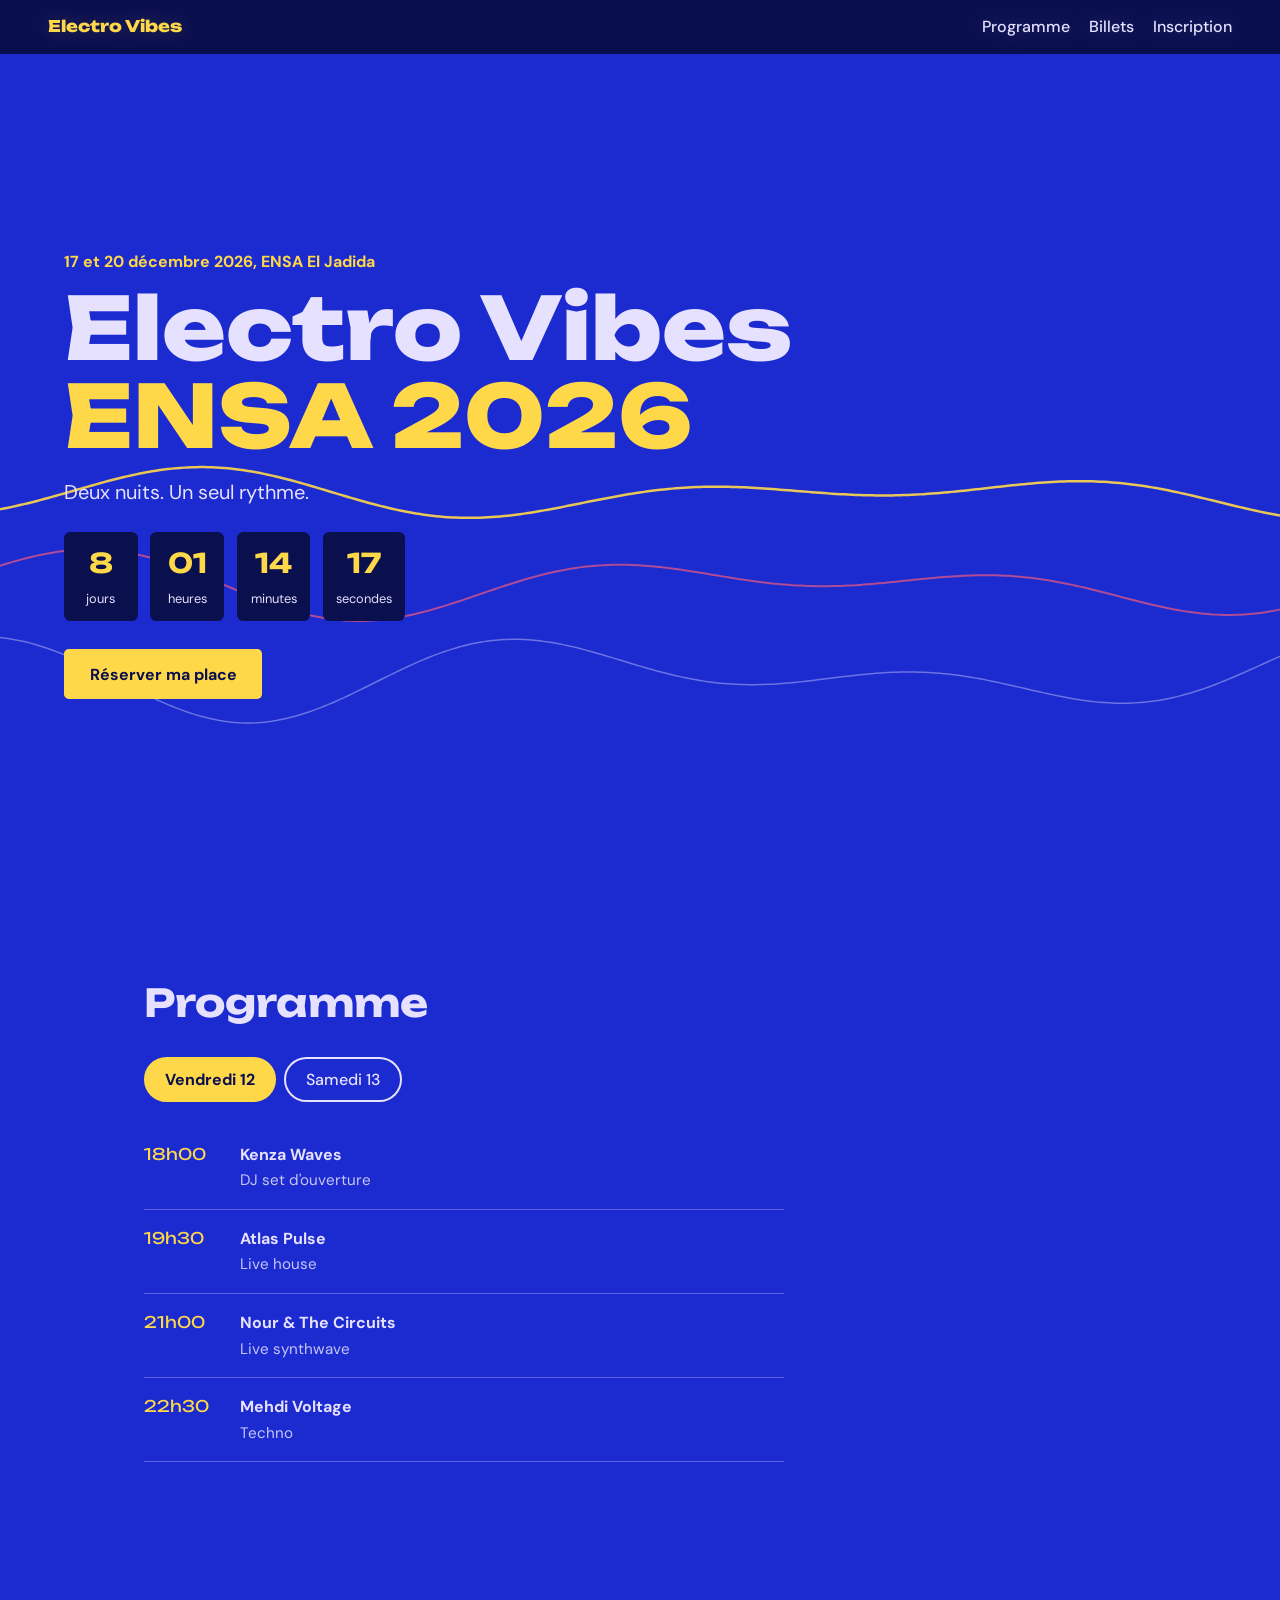
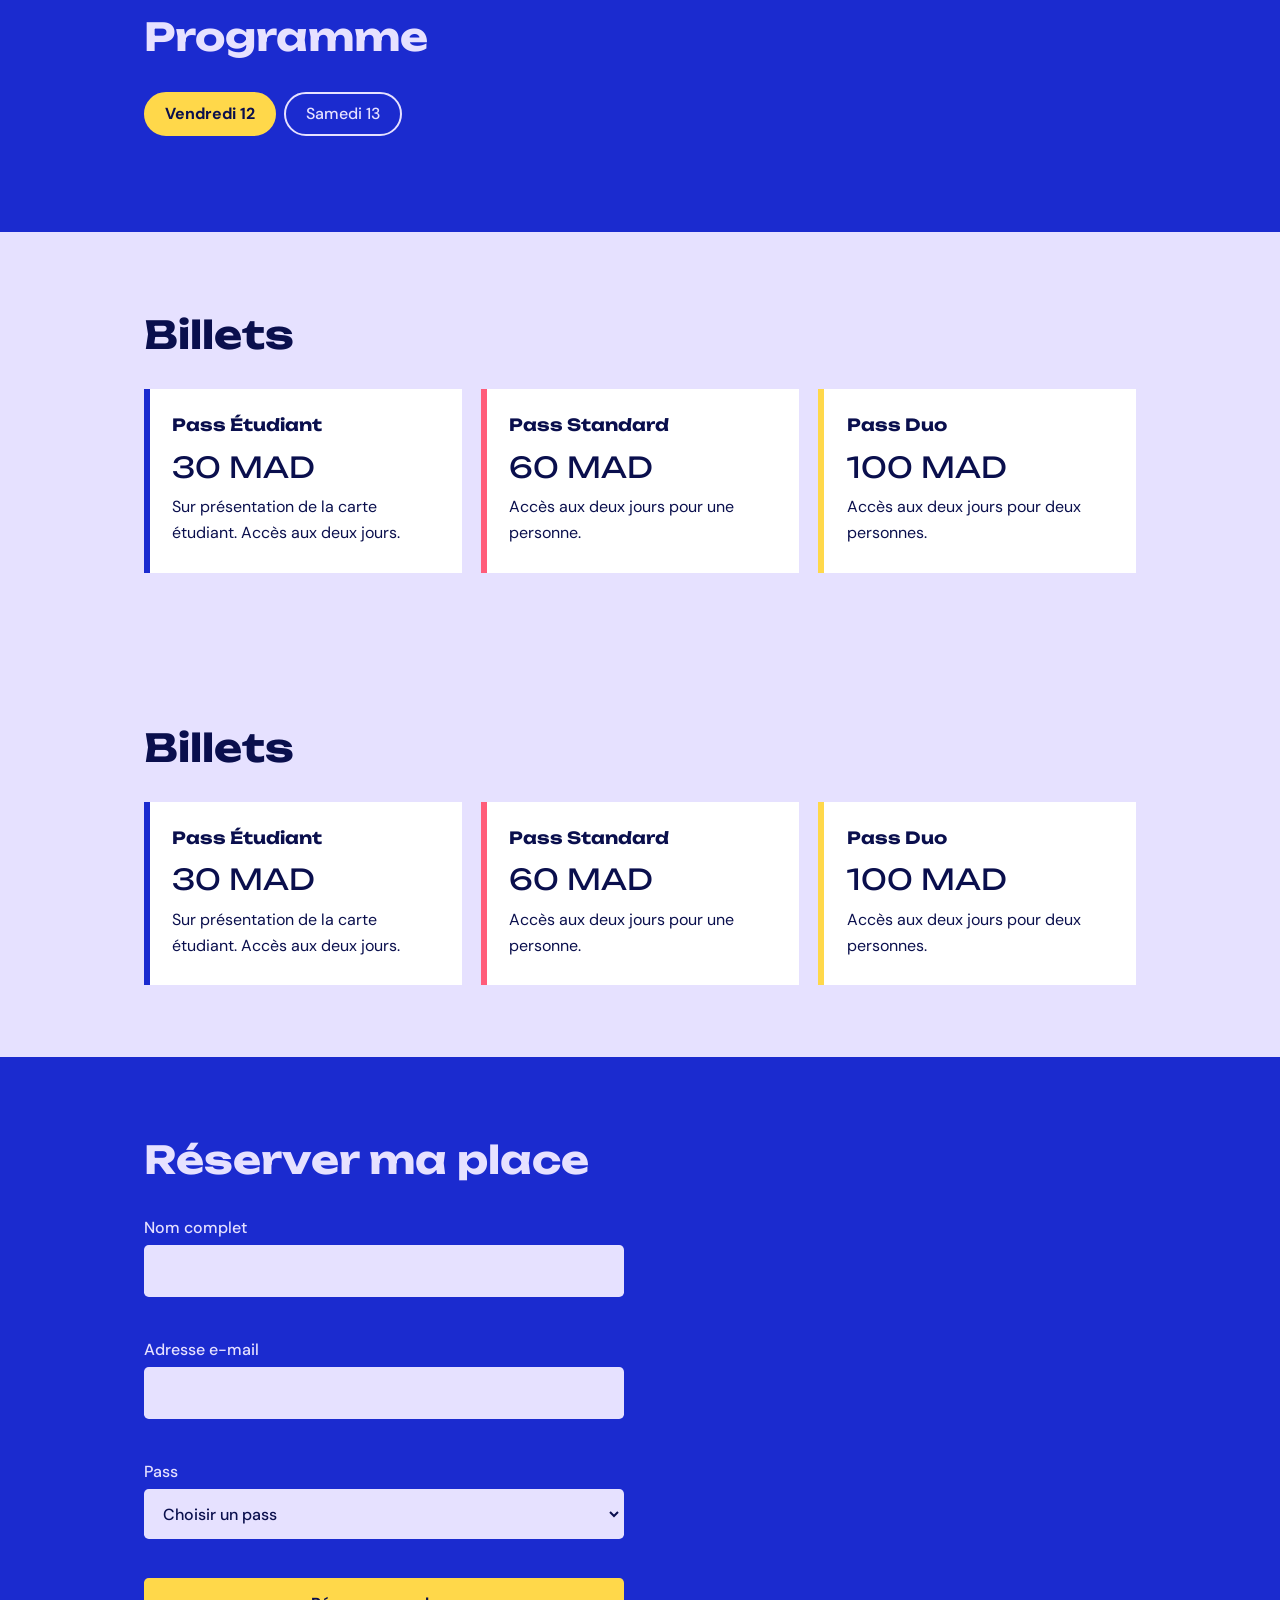
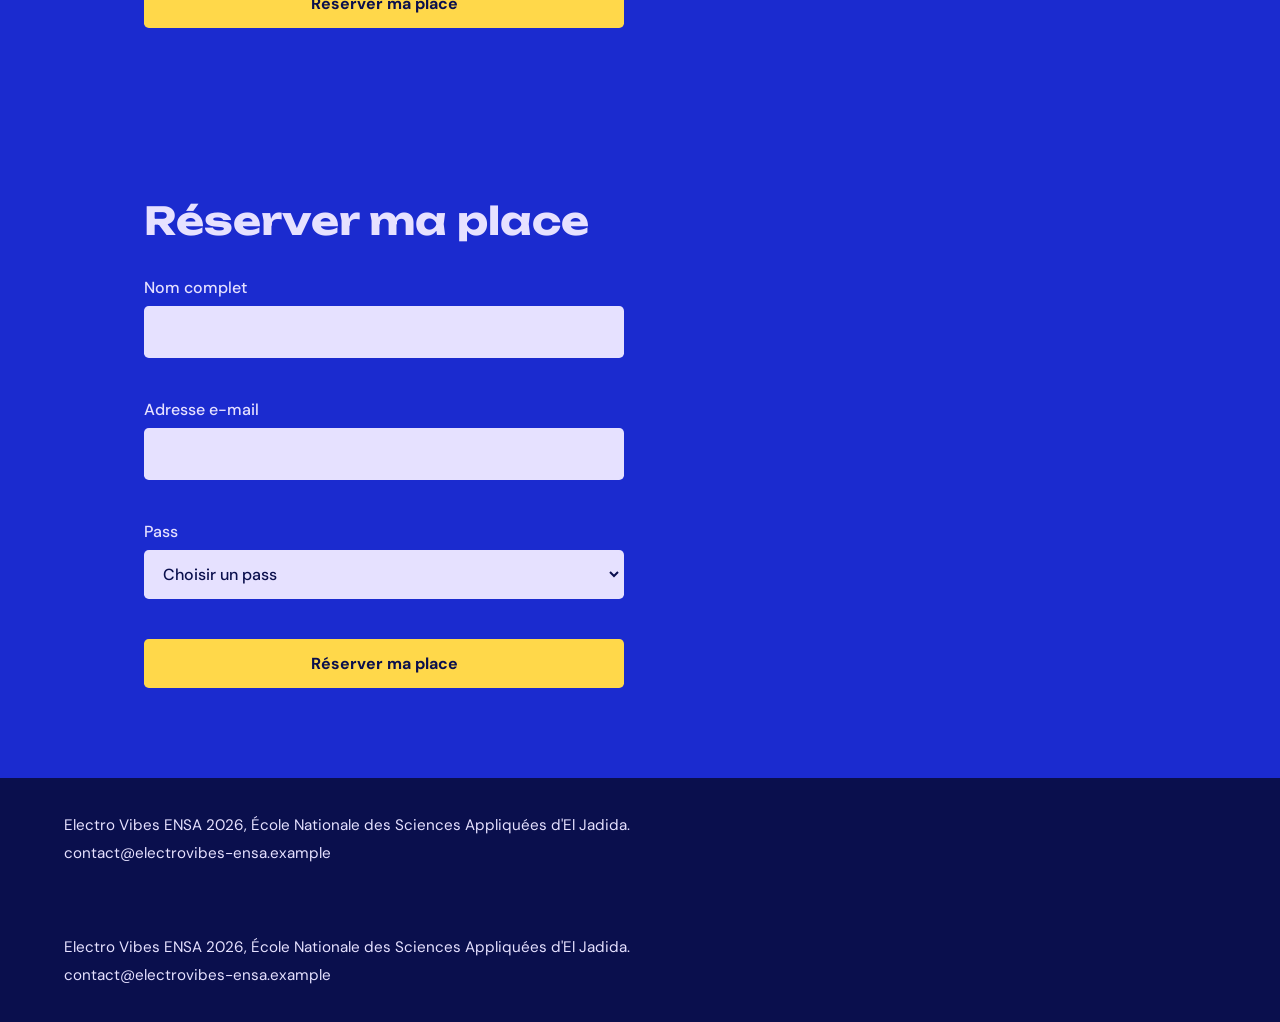
<file: index.html>
<!DOCTYPE html>
<html lang="fr">
<head>
<meta charset="UTF-8">
<meta name="viewport" content="width=device-width, initial-scale=1">
<title>Electro Vibes ENSA 2026</title>
<meta name="description" content="Festival de musique électronique à l'ENSA El Jadida, 12 et 13 décembre 2026.">
<link rel="preconnect" href="https://fonts.googleapis.com">
<link href="https://fonts.googleapis.com/css2?family=DM+Sans:wght@400;500;700&family=Unbounded:wght@600;800&display=swap" rel="stylesheet">
<link rel="stylesheet" href="style.css">
<meta charset="UTF-8">
<meta name="viewport" content="width=device-width, initial-scale=1">
<title>Electro Vibes ENSA 2026</title>
<meta name="description" content="Festival de musique électronique à l'ENSA El Jadida, 12 et 13 décembre 2026.">
<link rel="preconnect" href="https://fonts.googleapis.com">
<link href="https://fonts.googleapis.com/css2?family=DM+Sans:wght@400;500;700&family=Unbounded:wght@600;800&display=swap" rel="stylesheet">
<link rel="stylesheet" href="style.css">
</head>
<body>
<header class="top">
  <a class="logo" href="#accueil">Electro Vibes</a>
  <nav aria-label="Navigation principale">
    <a href="#programme">Programme</a>
    <a href="#billets">Billets</a>
    <a href="#inscription">Inscription</a>
  </nav>
</header>
<header class="top">
  <a class="logo" href="#accueil">Electro Vibes</a>
  <nav aria-label="Navigation principale">
    <a href="#programme">Programme</a>
    <a href="#billets">Billets</a>
    <a href="#inscription">Inscription</a>
  </nav>
</header>

<main>
<section class="hero" id="accueil">
  <canvas id="wave" aria-hidden="true"></canvas>
  <div class="hero-text">
    <p class="when">17 et 20 décembre 2026, ENSA El Jadida</p>
    <h1>Electro Vibes <span>ENSA 2026</span></h1>
    <p class="tag">Deux nuits. Un seul rythme.</p>
    <div class="countdown" id="countdown" role="timer" aria-live="off">
      <div><b id="d">--</b><small>jours</small></div>
      <div><b id="h">--</b><small>heures</small></div>
      <div><b id="m">--</b><small>minutes</small></div>
      <div><b id="s">--</b><small>secondes</small></div>
    </div>
    <a class="btn" href="#inscription">Réserver ma place</a>
  </div>
</section>

<section id="programme" class="block">
  <h2>Programme</h2>
  <div class="tabs" role="tablist" aria-label="Choisir un jour">
    <button role="tab" aria-selected="true" data-day="ven">Vendredi 12</button>
    <button role="tab" aria-selected="false" data-day="sam">Samedi 13</button>
  </div>
  <ol class="lineup" id="lineup"></ol>
</section>
<section id="programme" class="block">
  <h2>Programme</h2>
  <div class="tabs" role="tablist" aria-label="Choisir un jour">
    <button role="tab" aria-selected="true" data-day="ven">Vendredi 12</button>
    <button role="tab" aria-selected="false" data-day="sam">Samedi 13</button>
  </div>
  <ol class="lineup" id="lineup"></ol>
</section>

<section id="billets" class="block light">
  <h2>Billets</h2>
  <div class="passes">
    <article><h3>Pass Étudiant</h3><p class="price">30 MAD</p><p>Sur présentation de la carte étudiant. Accès aux deux jours.</p></article>
    <article><h3>Pass Standard</h3><p class="price">60 MAD</p><p>Accès aux deux jours pour une personne.</p></article>
    <article><h3>Pass Duo</h3><p class="price">100 MAD</p><p>Accès aux deux jours pour deux personnes.</p></article>
  </div>
</section>
<section id="billets" class="block light">
  <h2>Billets</h2>
  <div class="passes">
    <article><h3>Pass Étudiant</h3><p class="price">30 MAD</p><p>Sur présentation de la carte étudiant. Accès aux deux jours.</p></article>
    <article><h3>Pass Standard</h3><p class="price">60 MAD</p><p>Accès aux deux jours pour une personne.</p></article>
    <article><h3>Pass Duo</h3><p class="price">100 MAD</p><p>Accès aux deux jours pour deux personnes.</p></article>
  </div>
</section>

<section id="inscription" class="block">
  <h2>Réserver ma place</h2>
  <form id="form" novalidate>
    <label>Nom complet
      <input type="text" name="nom" autocomplete="name" required>
      <span class="err" data-for="nom"></span>
    </label>
    <label>Adresse e-mail
      <input type="email" name="email" autocomplete="email" required>
      <span class="err" data-for="email"></span>
    </label>
    <label>Pass
      <select name="pass" required>
        <option value="">Choisir un pass</option>
        <option>Pass Étudiant, 30 MAD</option>
        <option>Pass Standard, 60 MAD</option>
        <option>Pass Duo, 100 MAD</option>
      </select>
      <span class="err" data-for="pass"></span>
    </label>
    <button class="btn" type="submit">Réserver ma place</button>
    <p id="result" role="status" aria-live="polite"></p>
  </form>
</section>
</main>
<section id="inscription" class="block">
  <h2>Réserver ma place</h2>
  <form id="form" novalidate>
    <label>Nom complet
      <input type="text" name="nom" autocomplete="name" required>
      <span class="err" data-for="nom"></span>
    </label>
    <label>Adresse e-mail
      <input type="email" name="email" autocomplete="email" required>
      <span class="err" data-for="email"></span>
    </label>
    <label>Pass
      <select name="pass" required>
        <option value="">Choisir un pass</option>
        <option>Pass Étudiant, 30 MAD</option>
        <option>Pass Standard, 60 MAD</option>
        <option>Pass Duo, 100 MAD</option>
      </select>
      <span class="err" data-for="pass"></span>
    </label>
    <button class="btn" type="submit">Réserver ma place</button>
    <p id="result" role="status" aria-live="polite"></p>
  </form>
</section>
</main>

<footer>
  <p>Electro Vibes ENSA 2026, École Nationale des Sciences Appliquées d'El Jadida.</p>
  <p>contact@electrovibes-ensa.example</p>
</footer>
<script src="script.js"></script>
<footer>
  <p>Electro Vibes ENSA 2026, École Nationale des Sciences Appliquées d'El Jadida.</p>
  <p>contact@electrovibes-ensa.example</p>
</footer>
<script src="script.js"></script>
</body>
</html>
</file>
<file: style.css>
:root{
  --cobalt:#1B2BCF; --nuit:#0A0F4D; --lilas:#E6E1FF;
  --soleil:#FFD84A; --corail:#FF5C7A;
  --titre:"Unbounded","Arial Black",system-ui,sans-serif;
  --texte:"DM Sans",system-ui,-apple-system,"Segoe UI",sans-serif;
}
*{box-sizing:border-box}
html{scroll-behavior:smooth}
body{margin:0;font-family:var(--texte);line-height:1.6;background:var(--cobalt);color:var(--lilas)}
a{color:inherit}
:focus-visible{outline:3px solid var(--soleil);outline-offset:3px}

.top{position:fixed;inset:0 0 auto 0;z-index:5;display:flex;justify-content:space-between;align-items:center;
  padding:.9rem clamp(1rem,4vw,3rem);background:rgba(10,15,77,.85);backdrop-filter:blur(8px)}
.logo{font-family:var(--titre);font-weight:800;text-decoration:none;color:var(--soleil)}
.top nav{display:flex;gap:1.2rem}
.top nav a{text-decoration:none;font-weight:500}
.top nav a:hover{color:var(--soleil)}

.hero{position:relative;min-height:100svh;display:grid;align-items:center;overflow:hidden;
  padding:6rem clamp(1rem,5vw,4rem) 3rem}
#wave{position:absolute;inset:0;width:100%;height:100%}
.hero-text{position:relative;max-width:46rem}
.when{margin:0 0 .6rem;font-weight:700;color:var(--soleil)}
h1{font-family:var(--titre);font-weight:800;font-size:clamp(2.2rem,8vw,5.4rem);line-height:1.02;margin:0}
h1 span{display:block;color:var(--soleil)}
.tag{font-size:1.25rem;margin:1rem 0 1.5rem}
.countdown{display:flex;gap:.8rem;margin-bottom:1.8rem}
.countdown div{min-width:4.6rem;padding:.6rem .8rem;background:var(--nuit);border-radius:.4rem;text-align:center}
.countdown b{display:block;font-family:var(--titre);font-size:1.7rem;color:var(--soleil)}
.countdown small{font-size:.8rem}
.btn{display:inline-block;border:0;cursor:pointer;font:700 1rem var(--texte);text-decoration:none;
  background:var(--soleil);color:var(--nuit);padding:.9rem 1.6rem;border-radius:.3rem;transition:background .2s}
.btn:hover{background:var(--corail);color:#fff}

.block{padding:4.5rem clamp(1rem,5vw,4rem);max-width:70rem;margin:auto}
.light{max-width:none;background:var(--lilas);color:var(--nuit)}
.light>*{max-width:62rem;margin-inline:auto}
h2{font-family:var(--titre);font-size:clamp(1.6rem,4vw,2.4rem);margin:0 0 1.5rem}
h3{font-family:var(--titre);font-size:1.05rem;margin:0}

.tabs{display:flex;gap:.5rem;margin-bottom:1.5rem}
.tabs button{font:500 1rem var(--texte);padding:.6rem 1.2rem;border:2px solid var(--lilas);background:none;color:var(--lilas);border-radius:2rem;cursor:pointer}
.tabs button[aria-selected="true"]{background:var(--soleil);border-color:var(--soleil);color:var(--nuit);font-weight:700}
.lineup{list-style:none;margin:0;padding:0;max-width:40rem}
.lineup li{display:grid;grid-template-columns:5rem 1fr;gap:1rem;padding:1rem 0;border-bottom:1px solid rgba(230,225,255,.3)}
.lineup time{font-family:var(--titre);color:var(--soleil)}
.lineup strong{display:block}
.lineup span{font-size:.95rem;opacity:.85}

.passes{display:grid;grid-template-columns:repeat(auto-fit,minmax(15rem,1fr));gap:1.2rem}
.passes article{background:#fff;border-left:6px solid var(--cobalt);padding:1.4rem}
.passes article:nth-child(2){border-color:var(--corail)}
.passes article:nth-child(3){border-color:var(--soleil)}
.price{font-family:var(--titre);font-size:1.8rem;margin:.4rem 0}
.passes p{margin:.3rem 0}

form{display:grid;gap:1.1rem;max-width:30rem}
label{display:grid;gap:.3rem;font-weight:500}
input,select{font:inherit;padding:.7rem .8rem;border:2px solid transparent;border-radius:.3rem;background:var(--lilas);color:var(--nuit)}
input[aria-invalid="true"],select[aria-invalid="true"]{border-color:var(--corail)}
.err{color:var(--soleil);font-size:.9rem;min-height:1.2em}
#result{font-weight:700;color:var(--soleil);margin:0}
footer{padding:2rem clamp(1rem,5vw,4rem);background:var(--nuit);font-size:.95rem}
footer p{margin:.2rem 0}

@media (max-width:600px){
  .top nav{gap:.8rem;font-size:.9rem}
  .countdown{gap:.4rem}.countdown div{min-width:0;flex:1;padding:.5rem}
  .lineup li{grid-template-columns:4rem 1fr}
}
@media (prefers-reduced-motion:reduce){html{scroll-behavior:auto}.btn{transition:none}}
</file>
